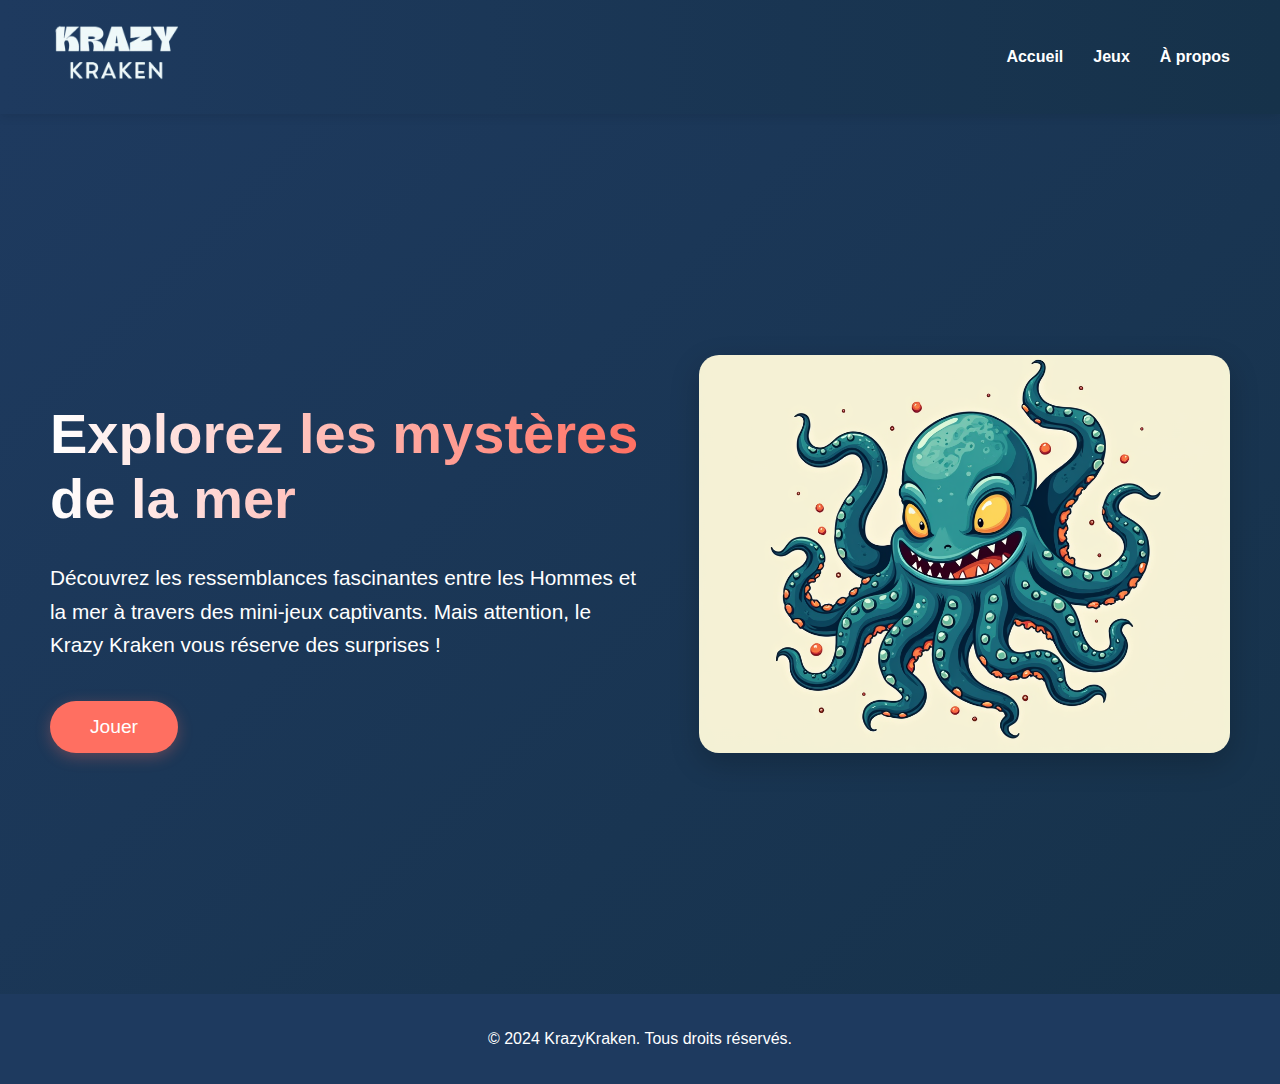
<file: index.html>
<!DOCTYPE html>
<html lang="fr">
<head>
    <meta charset="UTF-8">
    <meta name="viewport" content="width=device-width, initial-scale=1.0">
    <title>KrazyKraken</title>
    <link rel="stylesheet" href="styles_home.css">
</head>
<body>
    <header>
        <div class="navbar">
            <div class="logo">
                <img src="KKwhite.png" alt="KrazyKraken Logo">
            </div>
            <nav>
                <div class="hamburger" id="hamburger">
                    <span></span>
                    <span></span>
                    <span></span>
                </div>
                <ul class="nav-links" id="nav-links">
                    <li><a href="#intro">Accueil</a></li>
                    <li><a href="#games">Jeux</a></li>
                    <li><a href="#about">À propos</a></li>
                </ul>
            </nav>
        </div>
    </header>
    <main>
        <section id="hero">
            <div class="hero-content">
                <h2>Explorez les mystères de la mer</h2>
                <p>Découvrez les ressemblances fascinantes entre les Hommes et la mer à travers des mini-jeux captivants. Mais attention, le Krazy Kraken vous réserve des surprises !</p>
                <a href="jeu_chinois/jeu_chinois.html">
                    <button id="play-button">Jouer</button>
                </a>
            </div>
            <img src="kraken.png" alt="Image du Kraken" class="hero-image">
        </section>
    </main>
    <footer>
        <p>&copy; 2024 KrazyKraken. Tous droits réservés.</p>
    </footer>
    <script src="script_home.js"></script>
</body>
</html>
</file>
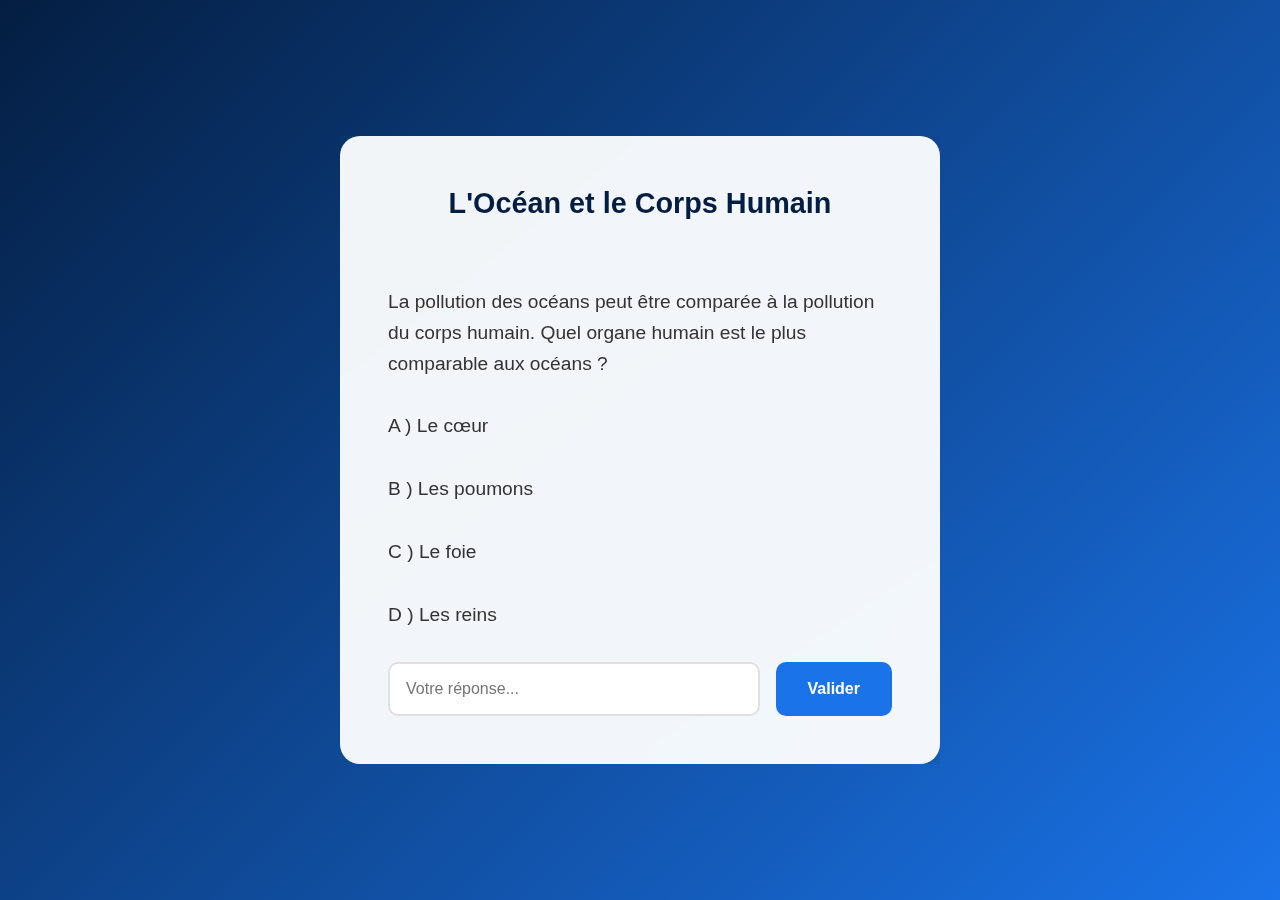
<file: Ecran_retourner/index.html>
<!DOCTYPE html>
<html lang="fr">
<head>
  <meta charset="UTF-8">
  <meta name="viewport" content="width=device-width, initial-scale=1.0">
  <link rel="stylesheet" href="styles.css">
  <title>Texte à l'envers</title>
</head>
<body id="body">
    <div class="container" id="box">
        <div class="wave"></div>
        <div class="content">
            <h1>L'Océan et le Corps Humain</h1>
            <div class="question-card">
                <p>La pollution des océans peut être comparée à la pollution du corps humain. Quel organe humain est le plus comparable aux océans ?</p>
                <p>A ) Le cœur</p>
                <p>B ) Les poumons</p>
                <p>C ) Le foie</p>
                <p>D ) Les reins</p>
                <div class="input-group">
                    <input type="text" id="user-input" placeholder="Votre réponse...">
                    <button id="validate-button">
                        <span>Valider</span>
                        <div class="ripple"></div>
                    </button>
                </div>
            </div>
        </div>
    </div>
    <script src="script.js"></script>
</body>
</html>
</file>
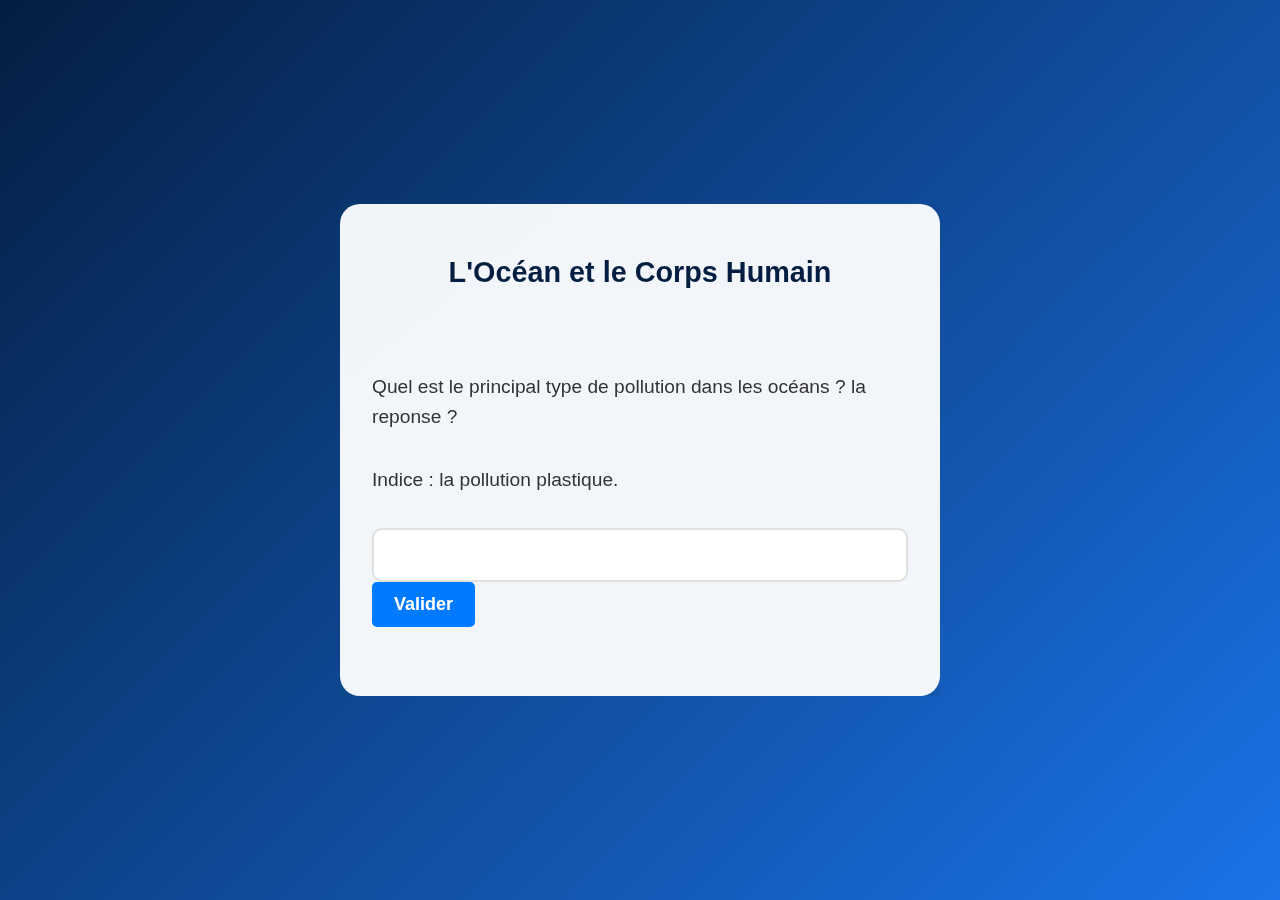
<file: jeu_bouton/index.html>
<!DOCTYPE html>
<html lang="en">
<head>
  <meta charset="UTF-8">
  <meta name="viewport" content="width=device-width, initial-scale=1.0">
  <title>Bouton qui bouge dans un cadre</title>
  <style>
    :root {
    --primary: #1a73e8;
    --secondary: #041e42;
    --accent: #00b4d8;
    }

    body {
        margin: 0;
        font-family: 'Segoe UI', sans-serif;
        background: linear-gradient(135deg, var(--secondary), var(--primary));
        min-height: 100vh;
        display: flex;
        align-items: center;
        justify-content: center;
    }

    .container {
        position: relative;
        width: 90%;
        max-width: 600px;
        max-height: 600px;
        overflow: hidden;
    }

    .wave {
        position: absolute;
        width: 100%;
        height: 100%;
        background: linear-gradient(45deg, var(--accent), transparent);
        opacity: 0.1;
        animation: wave 8s ease-in-out infinite;
    }

    .content {
        background: rgba(255, 255, 255, 0.95);
        border-radius: 20px;
        padding: 2rem;
        box-shadow: 0 10px 30px rgba(0, 0, 0, 0.2);
        backdrop-filter: blur(10px);
    }

    h1 {
        color: var(--secondary);
        text-align: center;
        margin-bottom: 2rem;
        font-size: 1.8rem;
    }

    .question-card {
        padding: 1rem;
    }

    p {
        color: #333;
        font-size: 1.2rem;
        line-height: 1.6;
        margin-bottom: 2rem;
    }

    .input-group {
        display: flex;
        gap: 1rem;
    }

    input {
        flex: 1;
        padding: 1rem;
        border: 2px solid #e0e0e0;
        border-radius: 10px;
        font-size: 1rem;
        transition: all 0.3s ease;
    }

    input:focus {
        outline: none;
        border-color: var(--primary);
        box-shadow: 0 0 0 3px rgba(26, 115, 232, 0.2);
    }
        

    .chiant {
      position: absolute;
      padding: 10px 20px;
      font-size: 18px;
      cursor: pointer;
      border: 2px solid #007bff;
      background-color: #007bff;
      color: white;
      border-radius: 5px;
      transition: transform 0.3s ease, background-color 0.3s ease;
    }

    button {
    padding: 1rem 2rem;
    background: var(--primary);
    color: white;
    border: none;
    border-radius: 10px;
    cursor: pointer;
    font-size: 1rem;
    font-weight: 600;
    transition: transform 0.2s;
    position: relative;
    overflow: hidden;
}

    button:hover {
      background-color: #0056b3;
    }

    @keyframes wave {
    0%, 100% { transform: translateY(-50%) rotate(0deg); }
    50% { transform: translateY(-30%) rotate(20deg); }
    }

    .modal {
        position: fixed;
        top: 50%;
        left: 50%;
        transform: translate(-50%, -50%) scale(0.8);
        background: white;
        padding: 2rem;
        border-radius: 15px;
        box-shadow: 0 25px 50px -12px rgba(0, 0, 0, 0.25);
        opacity: 0;
        visibility: hidden;
        transition: all 0.3s ease;
    }

    .modal.show {
        opacity: 1;
        visibility: visible;
        transform: translate(-50%, -50%) scale(1);
    }
  </style>
</head>
<body>
  <div class="container">
    <div class="wave"></div>
      <div class="content">
        <h1>L'Océan et le Corps Humain</h1>
        <div class="question-card"></div>
          <p>Quel est le principal type de pollution dans les océans ? la reponse ?</p>
          <p>Indice :  la pollution plastique.</p>
          <div class="input-group">
            <input type="text">
          </div>
          <button id="movingButton" class="chiant">Valider</button>
          <p style="visibility: hidden;">Caché</p>
        </div>
      </div>
  </div>

  <script>
    const button = document.getElementById('movingButton');
    const container = document.querySelector('.container');
    let moveEnabled = true; // Variable pour savoir si le mouvement est activé
  
    // Fonction pour déplacer le bouton
    const moveButton = () => {
      // Obtenir les dimensions du cadre
      const containerRect = container.getBoundingClientRect();
  
      // Dimensions du bouton
      const buttonWidth = button.offsetWidth;
      const buttonHeight = button.offsetHeight;
  
      // Calcul des positions aléatoires en s'assurant que le bouton reste dans le cadre
      const x = Math.random() * (containerRect.width - buttonWidth);
      const y = Math.random() * (containerRect.height - buttonHeight);
  
      // Appliquer les nouvelles positions
      button.style.left = `${x}px`;
      button.style.top = `${y}px`;
    };
  
    // Écouter l'événement de survol pour déplacer le bouton
    button.addEventListener('mouseover', () => {
      if (moveEnabled) {
        moveButton();
      }
    });
  
    document.getElementById('movingButton').addEventListener('click', function() {
      showCustomModal("BRAVO !! Tu as reussi à appuyer sur le bouton !", "En effet, le plastique est le principal type de pollution dans les océans, représentant environ 80 % des déchets marins. Ces déchets incluent des bouteilles, des sacs, des filets de pêche abandonnés, et des microplastiques issus de la dégradation de produits en plastique plus grands. Ils ont un impact dévastateur sur la faune et la flore marines, perturbant les écosystèmes et entrant dans la chaîne alimentaire.");
    });
  
    // Ajouter un timer qui arrête le mouvement du bouton après 10 secondes
    setTimeout(() => {
      moveEnabled = false; // Désactiver le mouvement du bouton
      // Fixer la position actuelle du bouton
      button.style.position = 'absolute'; // Assurez-vous que la position est bien "absolute"
    }, 20000); 

    function showCustomModal(title, message) {
    const modal = document.createElement('div');
    modal.className = 'modal';
    modal.innerHTML = `
        <h2 style="color: var(--primary); margin-bottom: 1rem;">${title}</h2>
        <p style="font-size: 1.2rem; margin-bottom: 1.5rem;">${message}</p>
        <a href="../Ecran_retourner/index.html">
          <button style="width: 100%; padding: 0.8rem;">
              Suivant
          </button>
        </a>
    `;
    
    document.body.appendChild(modal);
    setTimeout(() => modal.classList.add('show'), 10);
    
    modal.querySelector('button').addEventListener('click', () => {
        modal.classList.remove('show');
        setTimeout(() => modal.remove(), 300);
    });
}
  </script>
</body>
</html>
</file>
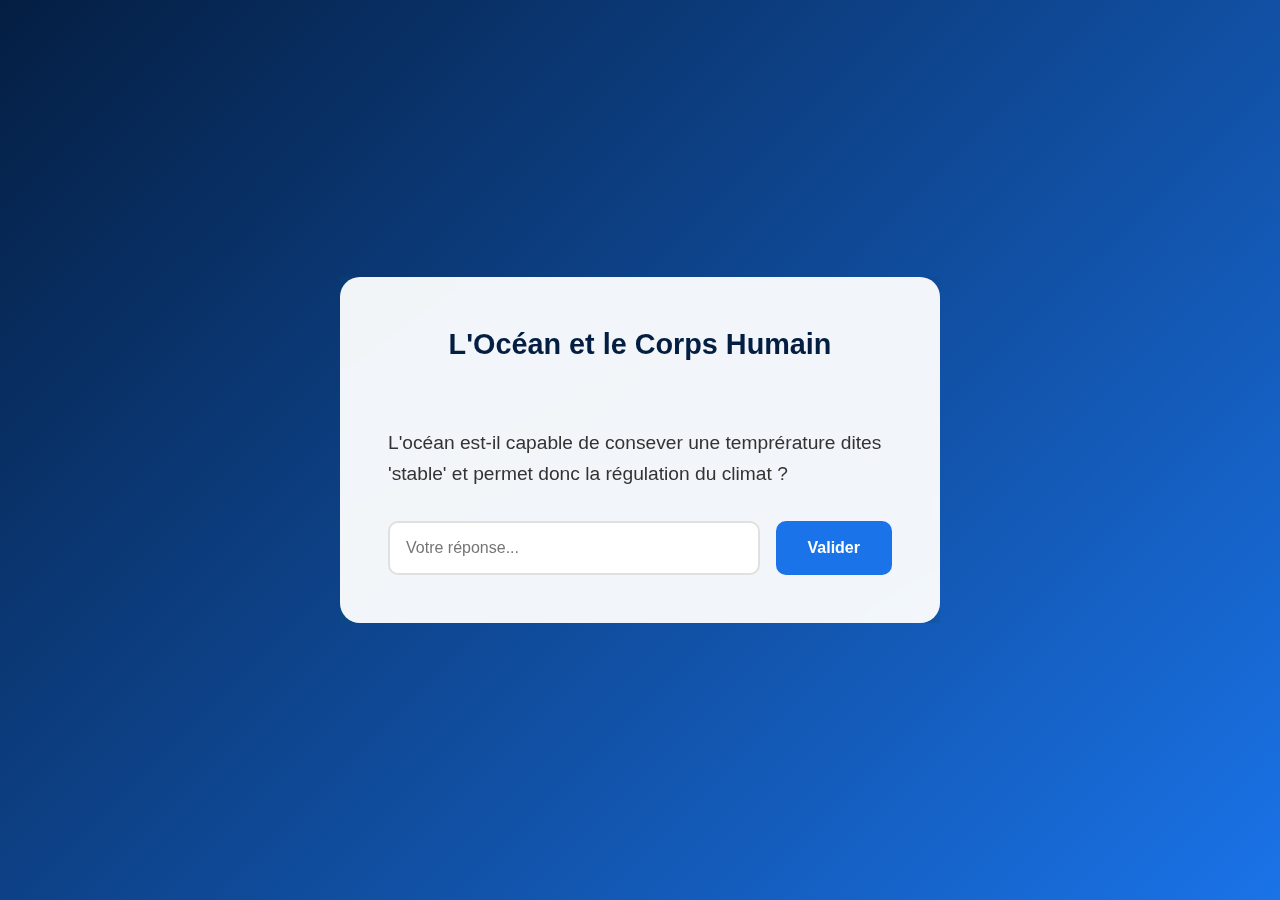
<file: JeuGif/index.html>
<!DOCTYPE html>
<html lang="fr">
<head>
    <meta charset="UTF-8">
    <meta name="viewport" content="width=device-width, initial-scale=1.0">
    <title>L'Océan et le Corps Humain</title>
    <link rel="stylesheet" href="styles.css">
</head>
<body>
    <div class="container">
        <div class="wave"></div>
        <div class="content">
            <h1>L'Océan et le Corps Humain</h1>
            <div class="question-card">
                <p>L'océan est-il capable de consever une temprérature dites 'stable' et permet donc la régulation du climat ?</p>
                <div class="input-group">
                    <input type="text" id="user-input" placeholder="Votre réponse...">
                    <button id="validate-button">
                        <span>Valider</span>
                        <div class="ripple"></div>
                    </button>
                </div>
            </div>
            <div id="message">
                <img src="LoserFortnite.gif" alt="Loser Fortnite">
                <h3 style="color:red">Mais tu es sérieux ? Tu ne connais même pas la réponse ?</h1>
                <h4>La bonne réponse était OUI bien évidemment. La machine climatique fonctionne grâce à l'énergie solaire et l'océan en est le principal récepteur : il absorbe près de 60 % du rayonnement solaire qui entre dans le système climatique</h2>
                <button><a href="./index2.html" style="text-decoration: none; color: white;">Prochaine Question</a></button>
            </div>
        </div>
    </div>
    <script src="script.js"></script>
</body>
</html>
</file>
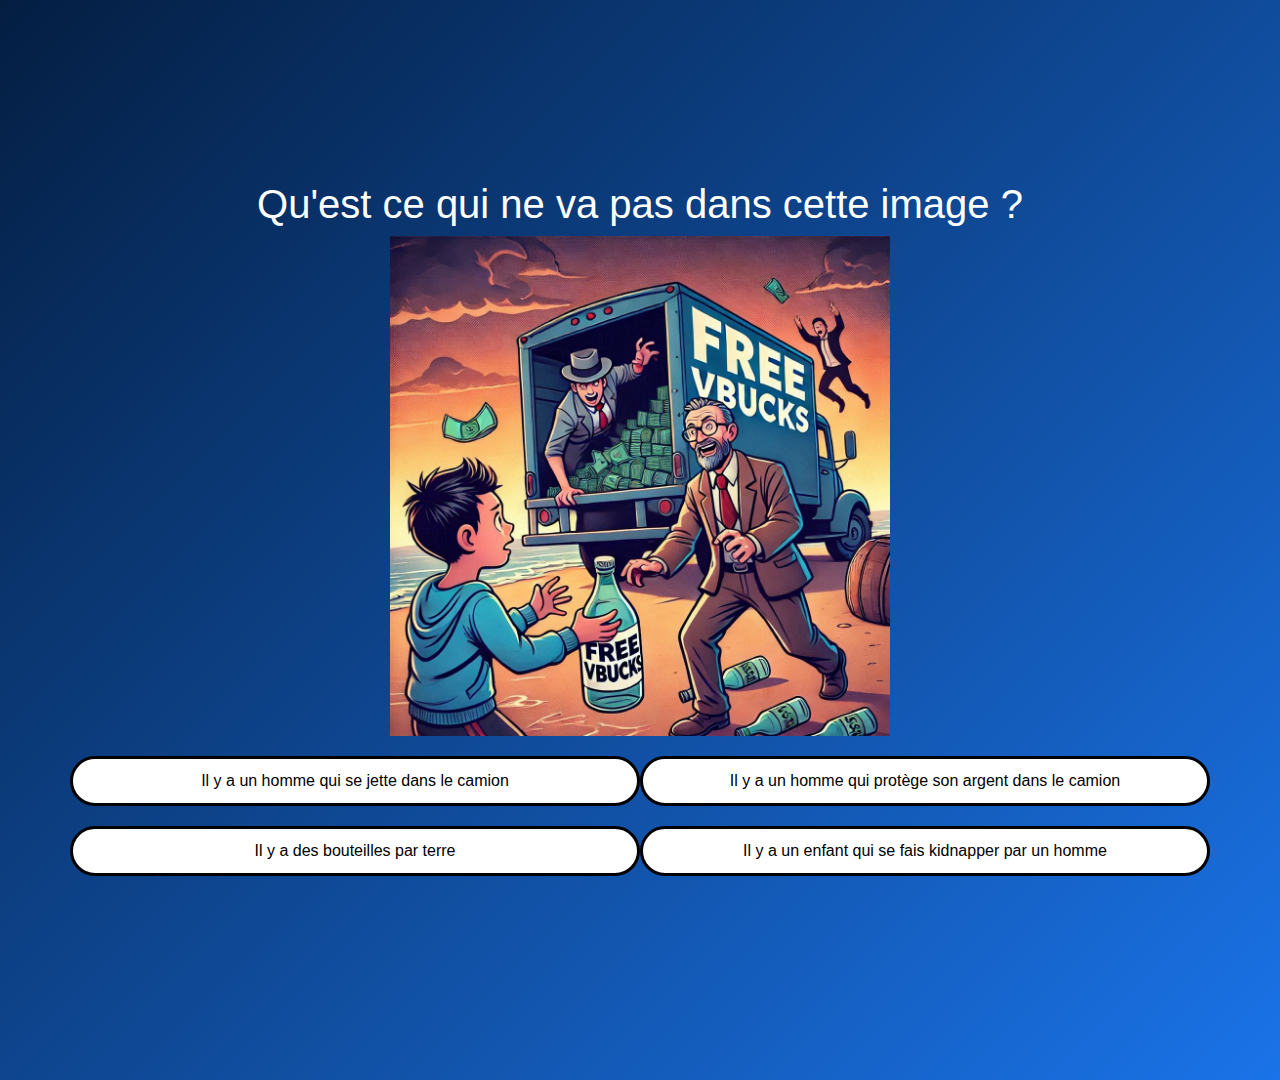
<file: JeuImage/index.html>
<!DOCTYPE html>
<html lang="fr">
<head>
    <meta charset="UTF-8">
    <meta name="viewport" content="width=device-width, initial-scale=1.0">
    <title></title>
    <link href="https://cdn.jsdelivr.net/npm/bootstrap@5.3.3/dist/css/bootstrap.min.css" rel="stylesheet" integrity="sha384-QWTKZyjpPEjISv5WaRU9OFeRpok6YctnYmDr5pNlyT2bRjXh0JMhjY6hW+ALEwIH" crossorigin="anonymous">
    <style>
        :root {
            --primary: #1a73e8;
            --secondary: #041e42;
            --accent: #00b4d8;
        }

        body {
            margin: 0;
            font-family: 'Segoe UI', sans-serif;
            background: linear-gradient(135deg, var(--secondary), var(--primary));
            min-height: 100vh;
            align-items: center;
            justify-content: center;
        }
        /* Styles pour l'alerte (masquée au départ) */
        .alert {
            display: none; /* L'alerte est masquée par défaut */
            position: fixed;
            top: 50%;
            left: 50%;
            transform: translate(-50%, -50%); /* Centrer l'alerte */
            width: 60%; /* Largeur de l'alerte */
            max-width: 500px; /* Limite de la largeur */
            padding: 20px;
            background-color: #f44336;
            color: white;
            font-size: 24px; /* Plus gros texte */
            text-align: center;
            border-radius: 10px;
            box-shadow: 0 4px 8px rgba(0, 0, 0, 0.3);
            z-index: 1000;
        }

        .alertVrai {
            display: none; /* L'alerte est masquée par défaut */
            position: fixed;
            top: 50%;
            left: 50%;
            transform: translate(-50%, -50%); /* Centrer l'alerte */
            width: 60%; /* Largeur de l'alerte */
            max-width: 500px; /* Limite de la largeur */
            padding: 20px;
            background-color: #09ff00;
            color: rgb(0, 0, 0);
            font-size: 24px; /* Plus gros texte */
            text-align: center;
            border-radius: 10px;
            box-shadow: 0 4px 8px rgba(0, 0, 0, 0.3);
            z-index: 1000;
        }

        /* Styles pour l'arrière-plan semi-transparent */
        .overlay {
            display: none; /* Masquer l'overlay au départ */
            position: fixed;
            top: 0;
            left: 0;
            width: 100%;
            height: 100%;
            background-color: rgba(0, 0, 0, 0.5);
            z-index: 999;
        }

        /* Style du bouton pour déclencher l'alerte */
        .trigger-btn {
            padding: 10px 20px;
            background-color: #ffffff;
            color: rgb(0, 0, 0);
            border: none;
            font-size: 16px;
            cursor: pointer;
            border-radius: 5px;
        }

        #reponse1, #reponse2, #reponse3, #reponse4
        {
            margin-top: 20px;
            border: solid;
            border-radius: 30px;
            border-color: black;
        }

        h1 
        {
            color: white;
        }
    </style>
</head>
<body>
    
    <div style="text-align: center; margin-top: 20vh;">
        <h1>Qu'est ce qui ne va pas dans cette image ?</h1>
        <img src="image.png" alt="enfant qui se fait kidnapper" height="500">

    <!-- Bouton pour afficher l'alerte -->
     <div class="container" style="display: flex; flex-wrap: nowrap; flex-direction: column;">
        <div class="row">
            <button class="col-6 trigger-btn" id="reponse1" onclick="showAlert()">Il y a un homme qui se jette dans le camion</button>
            <button class="col-6 trigger-btn" id="reponse1" onclick="showAlert()">Il y a un homme qui protège son argent dans le camion</button>
            <button class="col-6 trigger-btn" id="reponse1" onclick="showAlertVrai()">Il y a des bouteilles par terre</button>
            <button class="col-6 trigger-btn" id="reponse1" onclick="showAlert()">Il y a un enfant qui se fais kidnapper par un homme</button>
        </div>
    </div>

    <!-- Overlay (fond semi-transparent) -->
    <div class="overlay" id="overlay"></div>

    <!-- Alerte -->
    <div class="alert" id="alert">
        <p>Mais n'importe quoi réfléchis un peu !!</p>
    </div>

    <div class="alertVrai" id="alertVrai">
        <p>Bah oui, cela paraît évident que ce qui ne va pas sur l'image, ce sont les bouteilles en verre jetées dans le sable, qui finiront par être emportées dans l'océan et le polluer !!</p>
        <button style="color:blue;"><a href="../JeuGif/index.html">Jeu Suivant</a></button>
    </div>

    <script>
        // Fonction pour afficher l'alerte
        function showAlert() {
            document.getElementById('alert').style.display = 'block'; // Afficher l'alerte
            document.getElementById('overlay').style.display = 'block'; // Afficher l'overlay
        }

        function showAlertVrai() {
            document.getElementById('alertVrai').style.display = 'block'; // Afficher l'alerte
            document.getElementById('overlay').style.display = 'block'; // Afficher l'overlay
        }

        // Fonction pour fermer l'alerte
        function closeAlert() {
            document.getElementById('alert').style.display = 'none'; // Masquer l'alerte
            document.getElementById('overlay').style.display = 'none'; // Masquer l'overlay
        }

        function closeAlertVrai() {
            document.getElementById('alertVrai').style.display = 'none'; // Masquer l'alerte
            document.getElementById('overlay').style.display = 'none'; // Masquer l'overlay
        }

        // Fermer l'alerte lorsqu'on clique sur l'overlay
        document.getElementById('overlay').addEventListener('click', closeAlert);
        document.getElementById('overlay').addEventListener('click', closeAlertVrai);
    </script>
<script src="https://cdn.jsdelivr.net/npm/bootstrap@5.3.3/dist/js/bootstrap.bundle.min.js" integrity="sha384-YvpcrYf0tY3lHB60NNkmXc5s9fDVZLESaAA55NDzOxhy9GkcIdslK1eN7N6jIeHz" crossorigin="anonymous"></script>
</body>
</html>
</file>
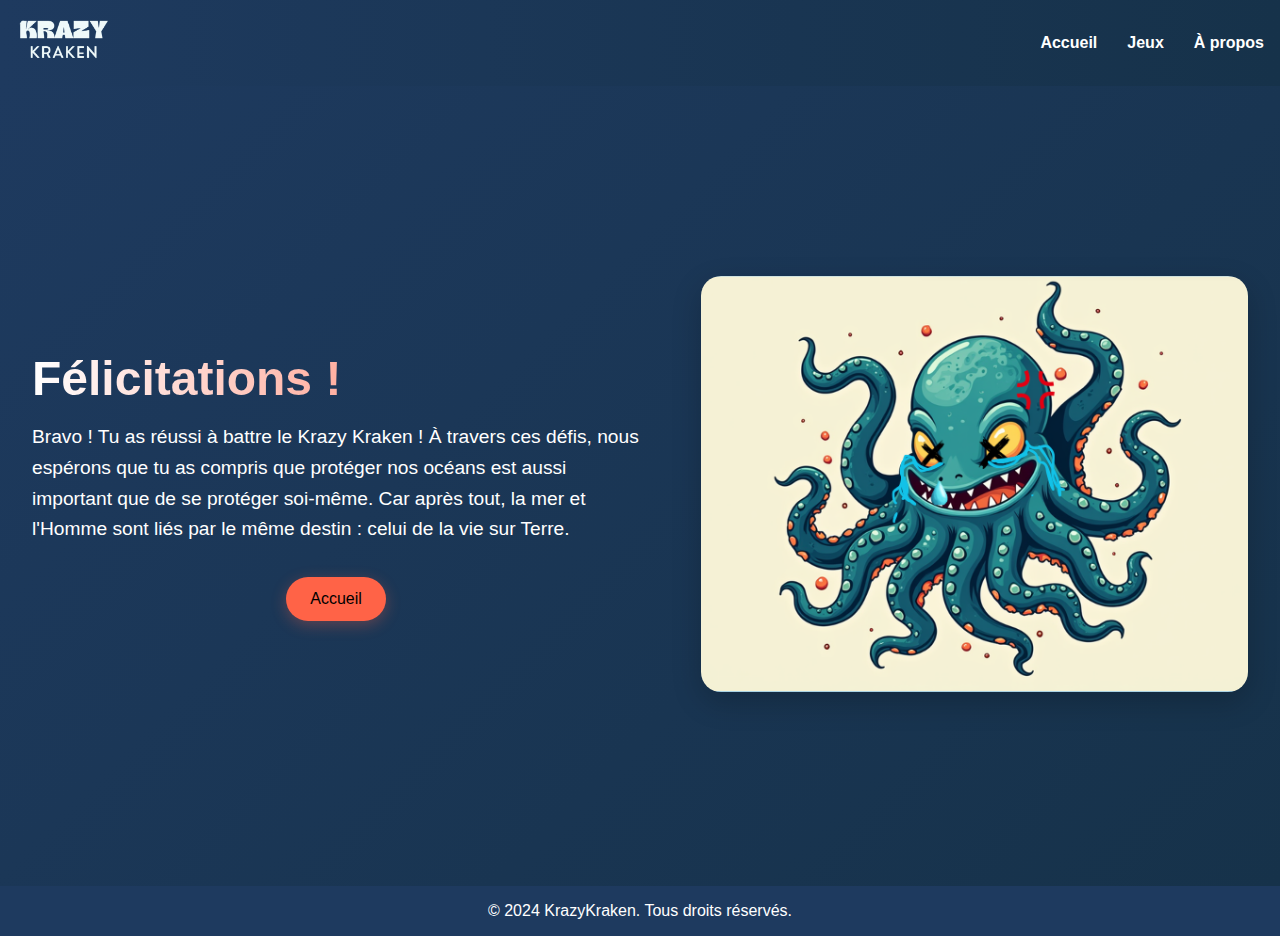
<file: EndGame/endgame.html>
<!DOCTYPE html>
<html lang="fr">
<head>
    <meta charset="UTF-8">
    <meta name="viewport" content="width=device-width, initial-scale=1.0">
    <title>KrazyKraken - Félicitations</title>
    <link rel="stylesheet" href="style_endgame.css">
</head>
<body>
    <header>
        <div class="navbar">
            <div class="logo">
                <img src="KKwhite.png" alt="KrazyKraken Logo">
            </div>
            <nav>
                <div class="hamburger" id="hamburger">
                    <span></span>
                    <span></span>
                    <span></span>
                </div>
                <ul class="nav-links" id="nav-links">
                    <li><a href="../index.html">Accueil</a></li>
                    <li><a href="#games">Jeux</a></li>
                    <li><a href="#about">À propos</a></li>
                </ul>
            </nav>
        </div>
    </header>
    <main>
        <section id="victory">
            <div class="victory-content">
                <h2>Félicitations !</h2>
                <p class="victory-text">Bravo ! Tu as réussi à battre le Krazy Kraken ! À travers ces défis, nous espérons que tu as compris que protéger nos océans est aussi important que de se protéger soi-même. Car après tout, la mer et l'Homme sont liés par le même destin : celui de la vie sur Terre.</p>
                <div class="button-container">
                    <button id="home-button"><a href="../index.html" style="text-decoration: none; color: black;">Accueil</a></button>
                </div>
            </div>
            <div class="kraken-container">
                <img src="krakenenerve.png" alt="Kraken énervé" class="kraken-image">
            </div>
        </section>
    </main>
    <footer>
        <p>&copy; 2024 KrazyKraken. Tous droits réservés.</p>
    </footer>
    <script src="script_endgame.js"></script>
</body>
</html>
</file>
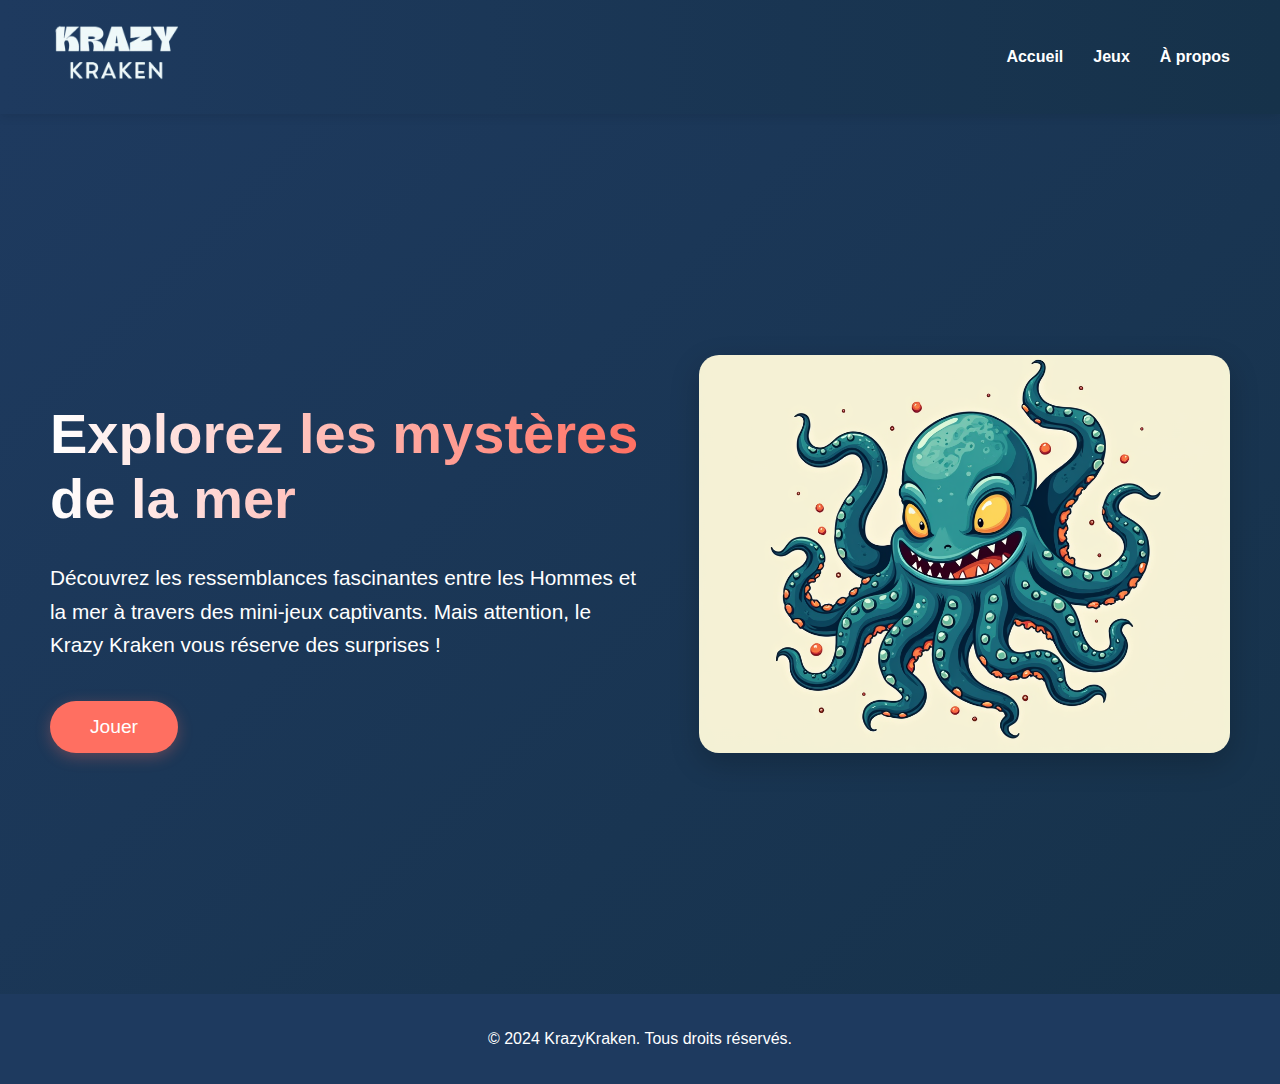
<file: Home/home.html>
<!DOCTYPE html>
<html lang="fr">
<head>
    <meta charset="UTF-8">
    <meta name="viewport" content="width=device-width, initial-scale=1.0">
    <title>KrazyKraken</title>
    <link rel="stylesheet" href="styles_home.css">
</head>
<body>
    <header>
        <div class="navbar">
            <div class="logo">
                <img src="KKwhite.png" alt="KrazyKraken Logo">
            </div>
            <nav>
                <div class="hamburger" id="hamburger">
                    <span></span>
                    <span></span>
                    <span></span>
                </div>
                <ul class="nav-links" id="nav-links">
                    <li><a href="#intro">Accueil</a></li>
                    <li><a href="#games">Jeux</a></li>
                    <li><a href="#about">À propos</a></li>
                </ul>
            </nav>
        </div>
    </header>
    <main>
        <section id="hero">
            <div class="hero-content">
                <h2>Explorez les mystères de la mer</h2>
                <p>Découvrez les ressemblances fascinantes entre les Hommes et la mer à travers des mini-jeux captivants. Mais attention, le Krazy Kraken vous réserve des surprises !</p>
                <a href="../jeu_chinois/jeu_chinois.html">
                    <button id="play-button">Jouer</button>
                </a>
            </div>
            <img src="kraken.png" alt="Image du Kraken" class="hero-image">
        </section>
    </main>
    <footer>
        <p>&copy; 2024 KrazyKraken. Tous droits réservés.</p>
    </footer>
    <script src="script_home.js"></script>
</body>
</html>
</file>
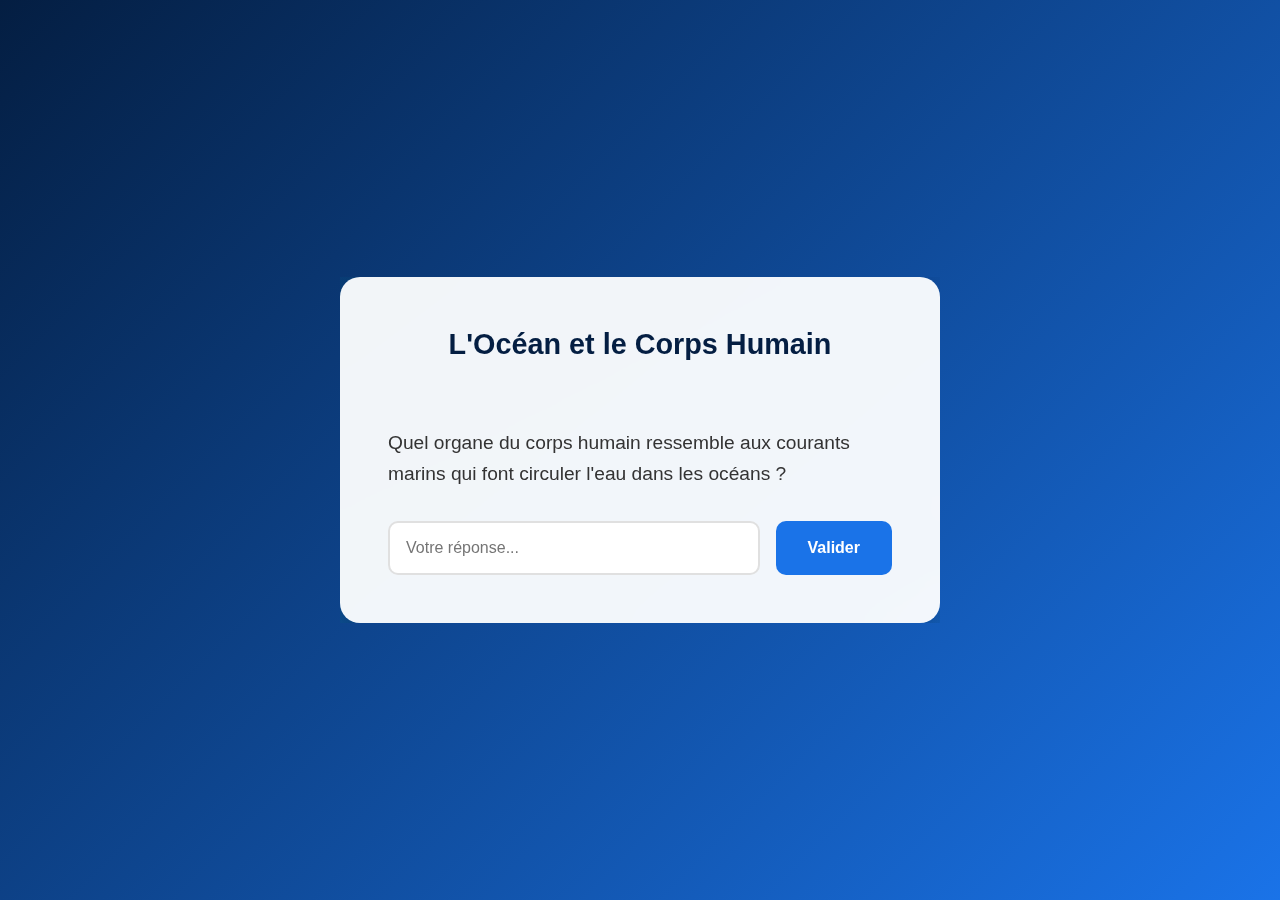
<file: jeu_chinois/jeu_chinois.html>
<!DOCTYPE html>
<html lang="fr">
<head>
    <meta charset="UTF-8">
    <meta name="viewport" content="width=device-width, initial-scale=1.0">
    <title>L'Océan et le Corps Humain</title>
    <link rel="stylesheet" href="styles.css">
</head>
<body>
    <div class="container">
        <div class="wave"></div>
        <div class="content">
            <h1>L'Océan et le Corps Humain</h1>
            <div class="question-card">
                <p>Quel organe du corps humain ressemble aux courants marins qui font circuler l'eau dans les océans ?</p>
                <div class="input-group">
                    <input type="text" id="user-input" placeholder="Votre réponse...">
                    <button id="validate-button">
                        <span>Valider</span>
                        <div class="ripple"></div>
                    </button>
                </div>
            </div>
        </div>
    </div>
    <script src="script.js"></script>
</body>
</html>
</file>
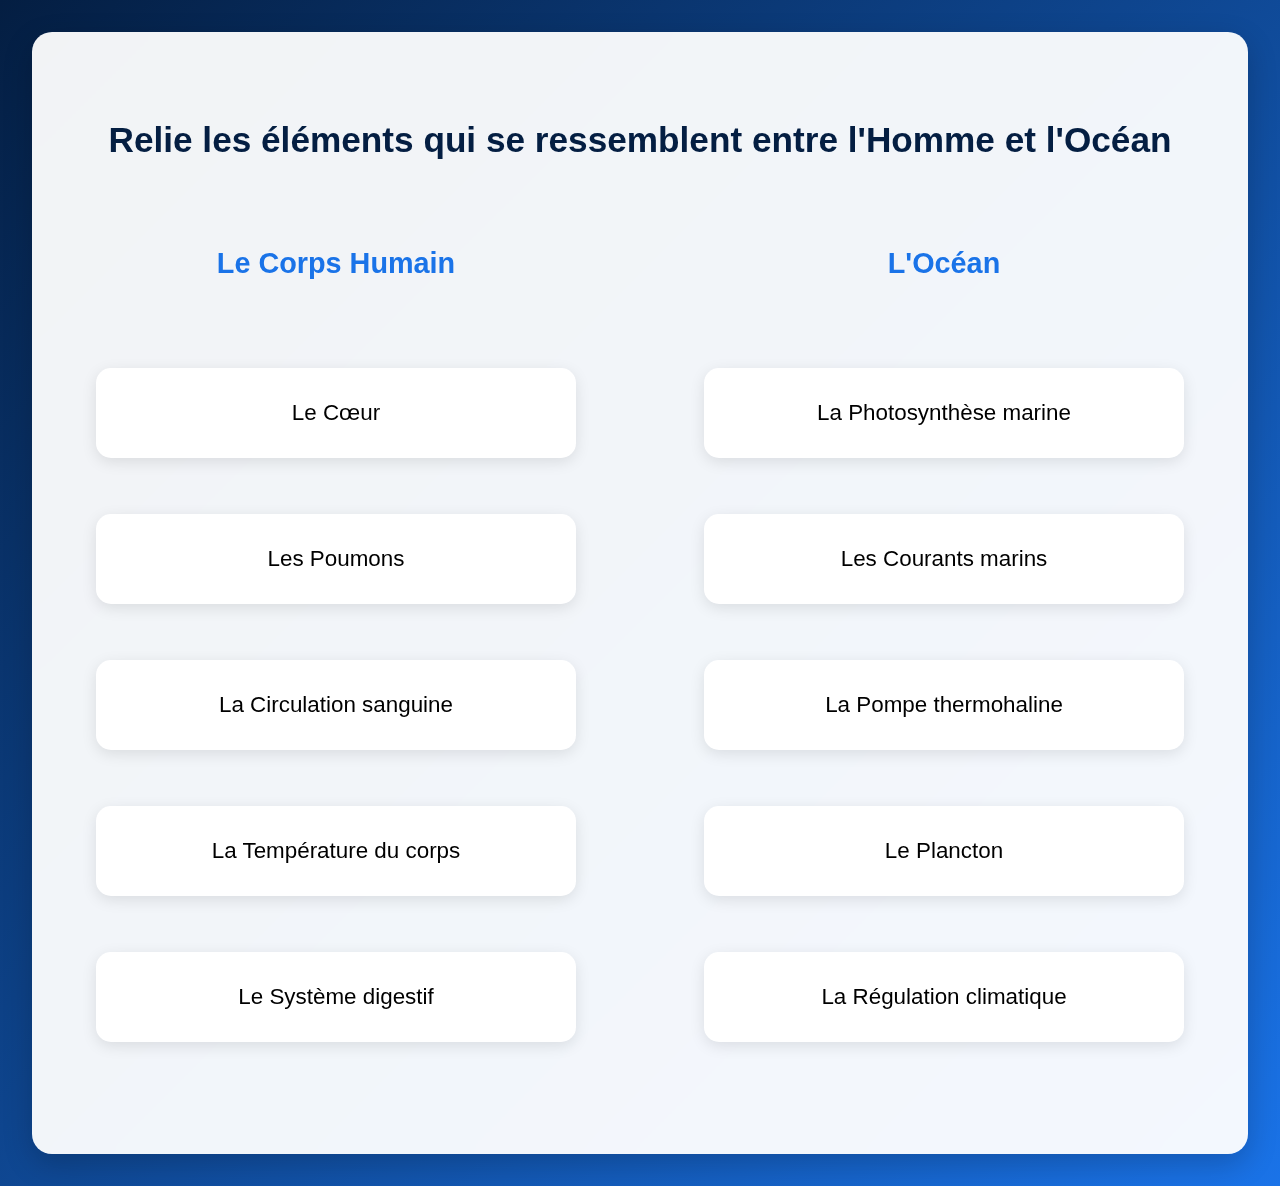
<file: jeu_relier/relier.html>
<!DOCTYPE html>
<html lang="fr">
<head>
    <meta charset="UTF-8">
    <meta name="viewport" content="width=device-width, initial-scale=1.0">
    <title>L'Homme et l'Océan</title>
    <link rel="stylesheet" href="style_arbre.css">
</head>
<body>
    <div class="container">
        <div class="wave"></div>
        <div class="content">
            <h1>Relie les éléments qui se ressemblent entre l'Homme et l'Océan</h1>
            <div class="game-area">
                <div class="column human">
                    <h2>Le Corps Humain</h2>
                    <div class="point" data-id="1">Le Cœur</div>
                    <div class="point" data-id="2">Les Poumons</div>
                    <div class="point" data-id="3">La Circulation sanguine</div>
                    <div class="point" data-id="4">La Température du corps</div>
                    <div class="point" data-id="5">Le Système digestif</div>
                </div>
                <div class="column ocean">
                    <h2>L'Océan</h2>
                    <div class="point" data-id="2">La Photosynthèse marine</div>
                    <div class="point" data-id="3">Les Courants marins</div>
                    <div class="point" data-id="1">La Pompe thermohaline</div>
                    <div class="point" data-id="5">Le Plancton</div>
                    <div class="point" data-id="4">La Régulation climatique</div>
                </div>
            </div>
            <canvas id="connectionCanvas"></canvas>
        </div>
    </div>
    <script src="script_arbre.js"></script>
</body>
</html>
</file>
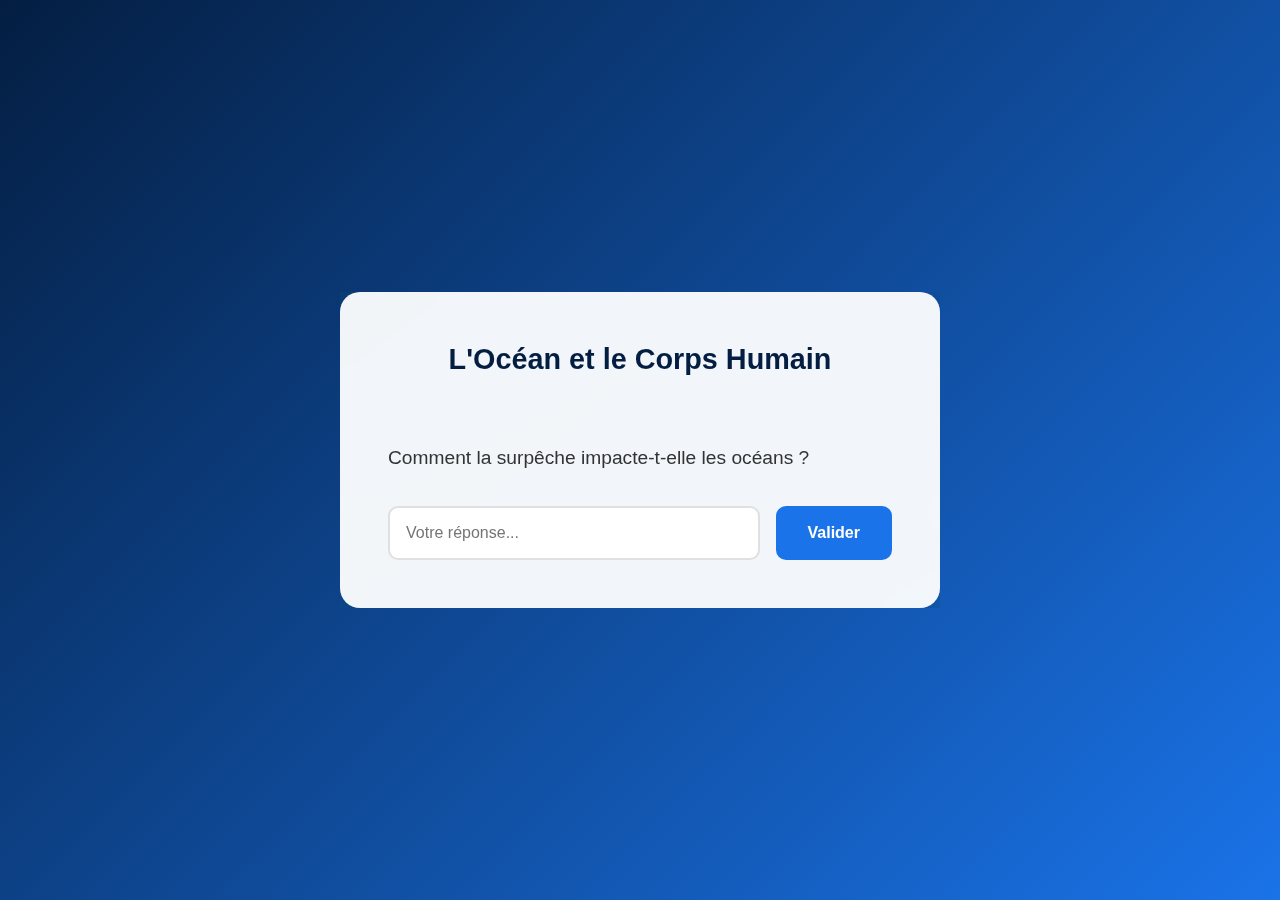
<file: JeuGif/index3.html>
<!DOCTYPE html>
<html lang="fr">
<head>
    <meta charset="UTF-8">
    <meta name="viewport" content="width=device-width, initial-scale=1.0">
    <title>L'Océan et le Corps Humain</title>
    <link rel="stylesheet" href="styles.css">
</head>
<body>
    <div class="container">
        <div class="wave"></div>
        <div class="content">
            <h1>L'Océan et le Corps Humain</h1>
            <div class="question-card">
                <p>Comment la surpêche impacte-t-elle les océans ?</p>
                <div class="input-group">
                    <input type="text" id="user-input" placeholder="Votre réponse...">
                    <button id="validate-button">
                        <span>Valider</span>
                        <div class="ripple"></div>
                    </button>
                </div>
            </div>
            <div id="message">
                <img src="BestFriend.gif" alt="Personne qui souffle" width="300">
                <h3 style="color:red">J'abandonne tu trouves aucunes réponses</h1>
                <h4>La surpêche déstabilise les écosystèmes marins, réduit les populations de poissons et perturbe les chaînes alimentaires. Cela peut également entraîner l'effondrement de certaines espèces et menacer la biodiversité marine.</h2>
                <button><a href="../EndGame/endgame.html" style="text-decoration: none; color: white;">Fin des jeux</a></button>
            </div>
        </div>
    </div>
    <script src="script.js"></script>
</body>
</html>
</file>
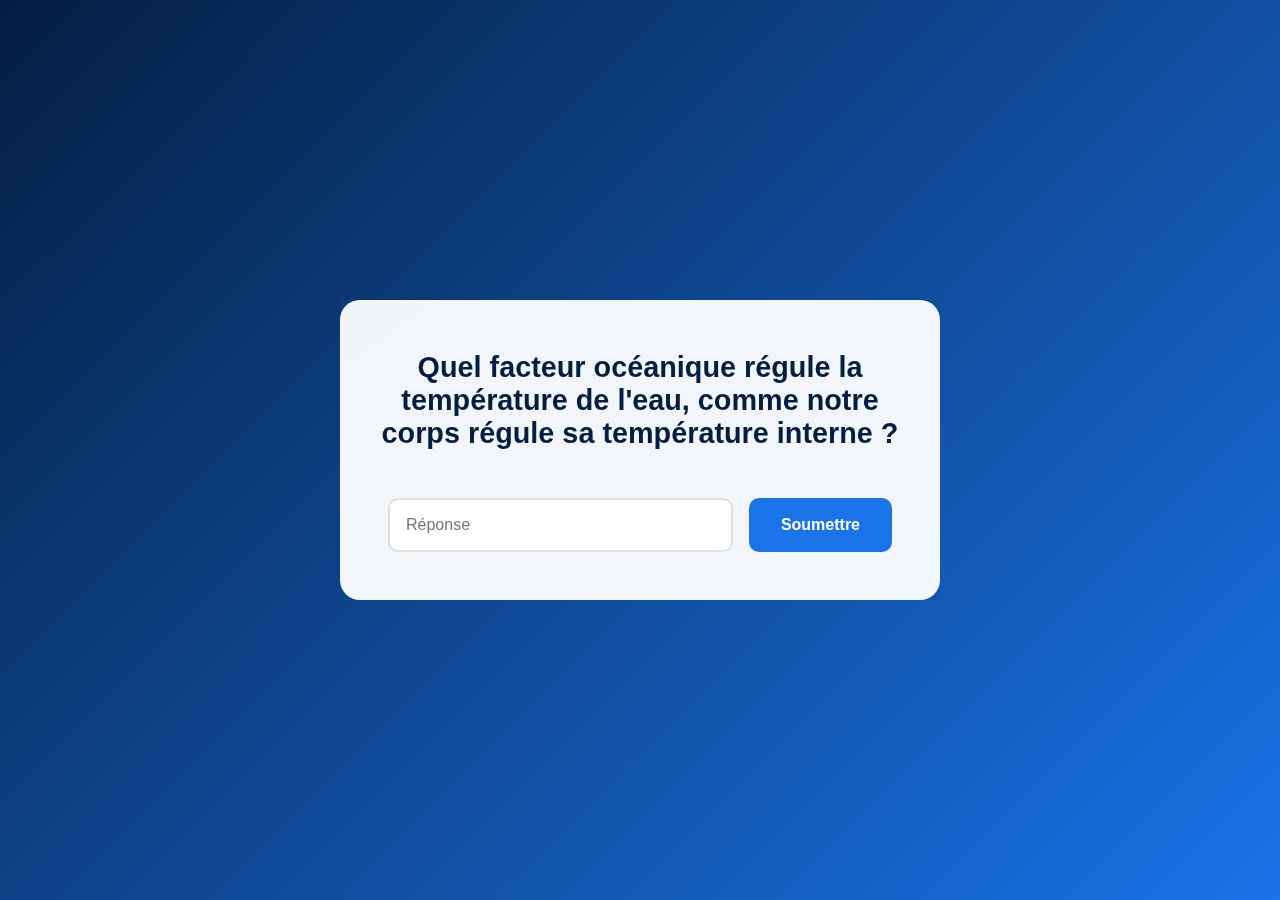
<file: popup/popup.html>
<!DOCTYPE html>
<html lang="fr">
<head>
    <meta charset="UTF-8">
    <meta name="viewport" content="width=device-width, initial-scale=1.0">
    <title>Mini Jeux Rapides</title>
    <link rel="stylesheet" href="styles.css">
</head>
<body>
    <div class="container">
        <div class="wave"></div>
        <div class="content">
            <h1>Quel facteur océanique régule la température de l'eau, comme notre corps régule sa température interne ?</h1>
            <form id="myForm">
                <div class="question-card">
                    <div class="input-group">
                        <input type="text" id="answerField" placeholder="Réponse" required>
                        <button type="submit">Soumettre</button>
                    </div>
                </div>
            </form>
        </div>
    </div>

    <!-- Modal -->
    <div class="modal" id="modal">
        <div class="modal-content">
            <p id="modalMessage">Message de la modal</p>
            <span class="close">&times;</span>
        </div>
    </div>
    <div class="modal" id="modalGagne">
        <div class="modal-content">
            <h1 id="modalTitre">🎉 Bravo ! En effet les courants marins jouent un rôle essentiel dans la régulation de la température de l'eau</h1>
            <p id="modalMessage">Tout comme notre corps maintient une température interne stable. En déplaçant les eaux chaudes des régions équatoriales vers les pôles et les eaux froides des pôles vers l'équateur, les courants marins équilibrent la température globale des océans. Ce processus, appelé circulation thermohaline, permet de redistribuer la chaleur à travers les océans, régulant ainsi les variations de température. De la même manière que notre corps utilise des mécanismes comme la transpiration ou la frissons pour maintenir une température constante, les courants marins assurent une température équilibrée, favorisant ainsi un environnement marin stable et propice à la vie.</p>
            <a href="../rebus/rebus.html"><button>Jeu suivant</button></a>
        </div>
    </div>

    <script src="popup.js"></script>
</body>
</html>
</file>
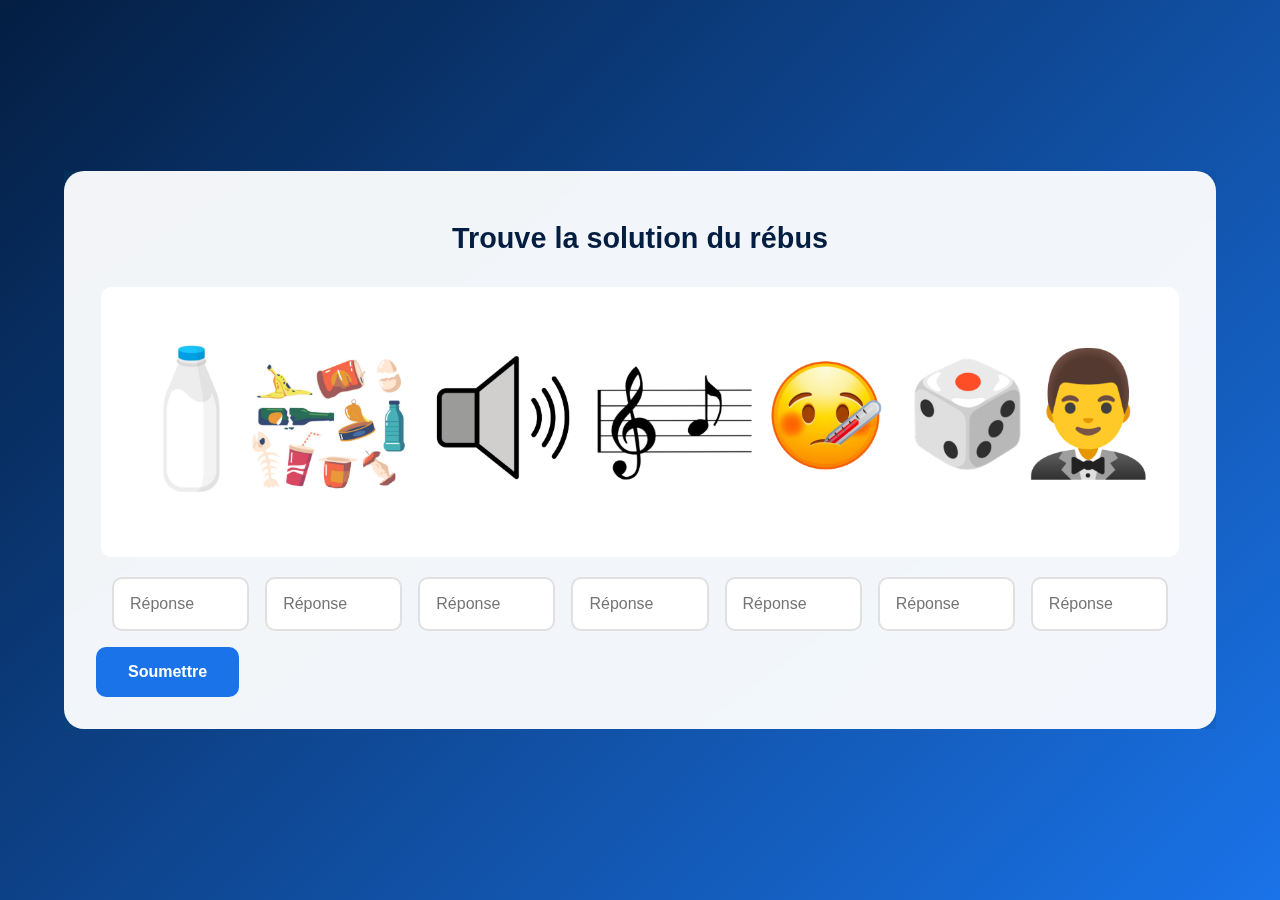
<file: rebus/rebus.html>
<!DOCTYPE html>
<html lang="fr">
<head>
    <meta charset="UTF-8">
    <meta name="viewport" content="width=device-width, initial-scale=1.0">
    <title>Mini Jeux Rapides</title>
    <link rel="stylesheet" href="styles.css">
</head>
<body>
    <div class="container">
        <div class="wave"></div>
        <div class="content">
            <h1>Trouve la solution du rébus</h1>
            <div class="div-image">
                <img src="rebus.png" />
            </div>
            <form id="myForm">
                <div class="question-card">
                    <div class="input-group">
                        <input type="text" id="les" placeholder="Réponse" required>
                        <input type="text" id="dechets" placeholder="Réponse" required>
                        <input type="text" id="sont" placeholder="Réponse" required>
                        <input type="text" id="la" placeholder="Réponse" required>
                        <input type="text" id="maladie" placeholder="Réponse" required>
                        <input type="text" id="des" placeholder="Réponse" required>
                        <input type="text" id="hommes" placeholder="Réponse" required>
                    </div>
                </div>
                <div class="input-group">
                    <button type="submit">Soumettre</button>
                </div>
            </form>
        </div>
    </div>
    <div class="modal" id="modalGagne">
        <div class="modal-content">
            <h1 id="modalTitre">🎉 Bravo ! La pollution dans les océans agit bien de manière similaire aux maladies et infections dans le corps humain</h1>
            <p id="modalMessage">Tout comme les virus et bactéries peuvent perturber les fonctions corporelles, les polluants marins, tels que les plastiques, les produits chimiques et les métaux lourds, altèrent la santé des écosystèmes marins. Ces contaminants peuvent endommager la faune et la flore, perturbant les équilibres naturels. De même que notre système immunitaire lutte contre les infections pour maintenir la santé, les océans disposent de mécanismes de régulation, mais ceux-ci peuvent être submergés par des niveaux excessifs de pollution. Si cette contamination persiste, elle affaiblit les océans, tout comme une maladie chronique affaiblit un organisme humain, rendant l'ensemble de l'écosystème plus vulnérable.</p>
            <a href="../jeu_bouton/index.html"><button>Jeu suivant</button></a>
        </div>
    </div>

    <script src="rebus.js"></script>
</body>
</html>
</file>
<file: styles_home.css>
body {
    font-family: 'Arial', sans-serif;
    margin: 0;
    padding: 0;
    background-color: #f4f4f9;
    color: #333;
}

.navbar {
    display: flex;
    justify-content: space-between;
    align-items: center;
    padding: 20px 50px;
    background: linear-gradient(to right, #1e3a5f, #16324a);
    color: white;
    box-shadow: 0 2px 10px rgba(0,0,0,0.1);
    position: relative;
}

.logo img {
    height: 70px;
    width: auto;
    object-fit: contain;
}

.hamburger {
    display: none;
    flex-direction: column;
    cursor: pointer;
    z-index: 100;
}

.hamburger span {
    height: 3px;
    width: 25px;
    background-color: white;
    margin: 4px 0;
    transition: 0.3s;
}

.nav-links {
    display: flex;
    list-style: none;
    gap: 30px;
    margin: 0;
    padding: 0;
}

.nav-links a {
    text-decoration: none;
    color: white;
    font-weight: bold;
    transition: color 0.3s;
}

.nav-links a:hover {
    color: #ff6f61;
}

#hero {
    display: flex;
    align-items: center;
    justify-content: space-between;
    padding: 80px 50px;
    background: linear-gradient(135deg, #1e3a5f, #16324a);
    color: white;
    min-height: 80vh;
}

.hero-content {
    max-width: 50%;
    animation: fadeIn 1s ease-in;
}

.hero-content h2 {
    font-size: 3.5em;
    margin-bottom: 30px;
    background: linear-gradient(to right, #fff, #ff6f61);
    -webkit-background-clip: text;
    -webkit-text-fill-color: transparent;
}

.hero-content p {
    font-size: 1.3em;
    line-height: 1.6;
    margin-bottom: 40px;
}

.hero-content button {
    background-color: #ff6f61;
    color: white;
    border: none;
    padding: 15px 40px;
    font-size: 1.2em;
    border-radius: 30px;
    cursor: pointer;
    transition: transform 0.3s, background-color 0.3s;
    box-shadow: 0 4px 15px rgba(255,111,97,0.3);
}

.hero-content button:hover {
    background-color: #e65c50;
    transform: translateY(-2px);
}

.hero-image {
    max-width: 45%;
    border-radius: 20px;
    box-shadow: 0 10px 30px rgba(0,0,0,0.2);
    animation: float 6s ease-in-out infinite;
}

@keyframes float {
    0% { transform: translateY(0px); }
    50% { transform: translateY(-20px); }
    100% { transform: translateY(0px); }
}

@keyframes fadeIn {
    from { opacity: 0; transform: translateY(20px); }
    to { opacity: 1; transform: translateY(0); }
}

footer {
    text-align: center;
    padding: 20px;
    background-color: #1e3a5f;
    color: white;
}

@media (max-width: 1024px) {
    #hero {
        flex-direction: column;
        text-align: center;
        padding: 50px 20px;
    }

    .hero-content {
        max-width: 100%;
    }

    .hero-image {
        max-width: 80%;
        margin-top: 20px;
    }
}

@media (max-width: 768px) {
    .navbar {
        padding: 15px;
    }

    .hamburger {
        display: flex;
    }

    .nav-links {
        display: none;
        flex-direction: column;
        position: absolute;
        top: 100%;
        left: 0;
        right: 0;
        background: linear-gradient(to right, #1e3a5f, #16324a);
        padding: 20px;
        text-align: center;
        box-shadow: 0 4px 8px rgba(0,0,0,0.1);
    }

    .nav-links.active {
        display: flex;
    }

    .logo img {
        height: 40px;
    }

    .hero-content h2 {
        font-size: 2.5em;
    }

    .hero-content p {
        font-size: 1.1em;
    }

    .hero-content button {
        padding: 10px 30px;
        font-size: 1em;
    }

    .hero-image {
        max-width: 90%;
    }

    .hamburger.active span:nth-child(1) {
        transform: rotate(45deg) translate(5px, 5px);
    }

    .hamburger.active span:nth-child(2) {
        opacity: 0;
    }

    .hamburger.active span:nth-child(3) {
        transform: rotate(-45deg) translate(5px, -5px);
    }
}

@media (max-width: 480px) {
    .navbar {
        padding: 10px;
    }

    .logo img {
        height: 30px;
    }

    .hero-content h2 {
        font-size: 2em;
    }

    .hero-content p {
        font-size: 1em;
    }

    .hero-content button {
        padding: 8px 20px;
        font-size: 0.9em;
    }

    .hero-image {
        max-width: 100%;
    }
}
</file>
<file: Ecran_retourner/styles.css>
:root {
    --primary: #1a73e8;
    --secondary: #041e42;
    --accent: #00b4d8;
}

body {
    margin: 0;
    font-family: 'Segoe UI', sans-serif;
    background: linear-gradient(135deg, var(--secondary), var(--primary));
    min-height: 100vh;
    display: flex;
    align-items: center;
    justify-content: center;
}

.container {
    position: relative;
    width: 90%;
    max-width: 600px;
    overflow: hidden;
    transform-origin: center;
    /* Initialement, pas de transformation */
}

/* Animation de rotation une seule fois */
.container.rotate {
    animation: rotateOnce 1s ease forwards; /* Rotation une fois */
}

/* Animation infinie de l'oscillation */
.container.wiggle {
    animation: wiggle 2s linear infinite; /* Oscillation infinie */
    transform: rotateX(180deg); /* Le conteneur reste retourné */
}

/* Keyframes pour la rotation */
@keyframes rotateOnce {
    from {
        transform: rotateX(0deg);
    }
    to {
        transform: rotateX(180deg);
    }
}

/* Keyframes pour l'oscillation */
@keyframes wiggle {
    0%, 7% {
        transform: rotateX(180deg) rotateZ(0);
    }
    15% {
        transform: rotateX(180deg) rotateZ(-15deg);
    }
    20% {
        transform: rotateX(180deg) rotateZ(10deg);
    }
    25% {
        transform: rotateX(180deg) rotateZ(-10deg);
    }
    30% {
        transform: rotateX(180deg) rotateZ(6deg);
    }
    35% {
        transform: rotateX(180deg) rotateZ(-4deg);
    }
    40%, 100% {
        transform: rotateX(180deg) rotateZ(0);
    }
}


.wave {
    position: absolute;
    width: 100%;
    height: 100%;
    background: linear-gradient(45deg, var(--accent), transparent);
    opacity: 0.1;
    animation: wave 8s ease-in-out infinite;
}

.content {
    background: rgba(255, 255, 255, 0.95);
    border-radius: 20px;
    padding: 2rem;
    box-shadow: 0 10px 30px rgba(0, 0, 0, 0.2);
    backdrop-filter: blur(10px);
}

h1 {
    color: var(--secondary);
    text-align: center;
    margin-bottom: 2rem;
    font-size: 1.8rem;
}

.question-card {
    padding: 1rem;
}

p {
    color: #333;
    font-size: 1.2rem;
    line-height: 1.6;
    margin-bottom: 2rem;
}

.input-group {
    display: flex;
    gap: 1rem;
}

input {
    flex: 1;
    padding: 1rem;
    border: 2px solid #e0e0e0;
    border-radius: 10px;
    font-size: 1rem;
    transition: all 0.3s ease;
}

input:focus {
    outline: none;
    border-color: var(--primary);
    box-shadow: 0 0 0 3px rgba(26, 115, 232, 0.2);
}

button {
    padding: 1rem 2rem;
    background: var(--primary);
    color: white;
    border: none;
    border-radius: 10px;
    cursor: pointer;
    font-size: 1rem;
    font-weight: 600;
    transition: transform 0.2s;
    position: relative;
    overflow: hidden;
}

button:hover {
    transform: translateY(-2px);
}

@keyframes wave {
    0%, 100% { transform: translateY(-50%) rotate(0deg); }
    50% { transform: translateY(-30%) rotate(20deg); }
}

.modal {
    position: fixed;
    top: 50%;
    left: 50%;
    transform: translate(-50%, -50%) scale(0.8);
    background: white;
    padding: 2rem;
    border-radius: 15px;
    box-shadow: 0 25px 50px -12px rgba(0, 0, 0, 0.25);
    opacity: 0;
    visibility: hidden;
    transition: all 0.3s ease;
}

.modal.show {
    opacity: 1;
    visibility: visible;
    transform: translate(-50%, -50%) scale(1);
}

.rotate {
    transform: rotate(360deg); /* Animation de rotation */
    background-color: lightcoral; /* Change la couleur */
}
</file>
<file: JeuGif/styles.css>
:root {
    --primary: #1a73e8;
    --secondary: #041e42;
    --accent: #00b4d8;
}

body {
    margin: 0;
    font-family: 'Segoe UI', sans-serif;
    background: linear-gradient(135deg, var(--secondary), var(--primary));
    min-height: 100vh;
    display: flex;
    align-items: center;
    justify-content: center;
}

.container {
    position: relative;
    width: 90%;
    max-width: 600px;
    overflow: hidden;
}

.wave {
    position: absolute;
    width: 100%;
    height: 100%;
    background: linear-gradient(45deg, var(--accent), transparent);
    opacity: 0.1;
    animation: wave 8s ease-in-out infinite;
}

.content {
    background: rgba(255, 255, 255, 0.95);
    border-radius: 20px;
    padding: 2rem;
    box-shadow: 0 10px 30px rgba(0, 0, 0, 0.2);
    backdrop-filter: blur(10px);
}

h1 {
    color: var(--secondary);
    text-align: center;
    margin-bottom: 2rem;
    font-size: 1.8rem;
}

.question-card {
    padding: 1rem;
}

p {
    color: #333;
    font-size: 1.2rem;
    line-height: 1.6;
    margin-bottom: 2rem;
}

.input-group {
    display: flex;
    gap: 1rem;
}

input {
    flex: 1;
    padding: 1rem;
    border: 2px solid #e0e0e0;
    border-radius: 10px;
    font-size: 1rem;
    transition: all 0.3s ease;
}

input:focus {
    outline: none;
    border-color: var(--primary);
    box-shadow: 0 0 0 3px rgba(26, 115, 232, 0.2);
}

button {
    padding: 1rem 2rem;
    background: var(--primary);
    color: white;
    border: none;
    border-radius: 10px;
    cursor: pointer;
    font-size: 1rem;
    font-weight: 600;
    transition: transform 0.2s;
    position: relative;
    overflow: hidden;
}

button:hover {
    transform: translateY(-2px);
}

@keyframes wave {
    0%, 100% { transform: translateY(-50%) rotate(0deg); }
    50% { transform: translateY(-30%) rotate(20deg); }
}

.modal {
    position: fixed;
    top: 50%;
    left: 50%;
    transform: translate(-50%, -50%) scale(0.8);
    background: white;
    padding: 2rem;
    border-radius: 15px;
    box-shadow: 0 25px 50px -12px rgba(0, 0, 0, 0.25);
    opacity: 0;
    visibility: hidden;
    transition: all 0.3s ease;
}

.modal.show {
    opacity: 1;
    visibility: visible;
    transform: translate(-50%, -50%) scale(1);
}


/* Style de l'élément à afficher */
#message {
    display: none; /* Masquer le message initialement */
    font-size: 24px;
    color: #4CAF50;
    text-align: center;
    margin-top: 50px;
}
</file>
<file: EndGame/style_endgame.css>
* {
    box-sizing: border-box;
    margin: 0;
    padding: 0;
}

body {
    font-family: 'Arial', sans-serif;
    background-color: #faf7e6; /* Couleur de fond beige clair comme dans l'image */
    color: #333;
}

.navbar {
    display: flex;
    justify-content: space-between;
    align-items: center;
    padding: 1rem;
    background: linear-gradient(to right, #1e3a5f, #16324a); /* Dégradé de bleu-vert foncé du kraken */
    color: white;
    box-shadow: 0 2px 10px rgba(0,0,0,0.1);
}

.logo img {
    height: 50px;
    width: auto;
}

.hamburger {
    display: none;
    flex-direction: column;
    cursor: pointer;
    padding: 10px;
    z-index: 100;
}

.hamburger span {
    display: block;
    width: 30px;
    height: 3px;
    margin: 4px 0;
    background: #ff6347; /* Couleur corail des points sur le kraken */
    border-radius: 3px;
    transition: all 0.3s ease-in-out;
}

.nav-links {
    display: flex;
    list-style: none;
    gap: 30px;
}

.nav-links a {
    text-decoration: none;
    color: white;
    font-weight: bold;
    transition: color 0.3s;
}

.nav-links a:hover {
    color: #ff6347; /* Couleur corail au survol */
}

#victory {
    display: flex;
    align-items: center;
    justify-content: space-between;
    padding: 2rem;
    background: linear-gradient(135deg, #1e3a5f, #16324a); /* Dégradé de bleu-vert foncé du kraken */
    color: white;
    min-height: calc(100vh - 100px);
}

.victory-content {
    max-width: 50%;
    animation: fadeIn 1s ease-in;
}

.victory-content h2 {
    font-size: 3em;
    margin-bottom: 1rem;
    background: linear-gradient(to right, #fff, #ff6347); /* Dégradé blanc vers corail */
    -webkit-background-clip: text;
    -webkit-text-fill-color: transparent;
    animation: pulse 2s infinite;
}

.victory-text {
    font-size: 1.2em;
    line-height: 1.6;
    margin-bottom: 2rem;
}

.button-container {
    display: flex;
    justify-content: center;
    gap: 1rem;
}

#restart-button, #home-button {
    background-color: #ff6347; /* Couleur corail des points sur le kraken */
    color: white;
    border: none;
    padding: 0.8rem 1.5rem;
    font-size: 1em;
    border-radius: 30px;
    cursor: pointer;
    transition: transform 0.3s, background-color 0.3s;
    box-shadow: 0 4px 15px rgba(255,99,71,0.3);
}

#restart-button:hover, #home-button:hover {
    background-color: #ff4500; /* Version plus foncée du corail au survol */
    transform: translateY(-2px);
}

.kraken-container {
    max-width: 45%;
    animation: shake 4s infinite;
}

.kraken-image {
    max-width: 100%;
    height: auto;
    border-radius: 20px;
    box-shadow: 0 10px 30px rgba(0,0,0,0.2);
}

footer {
    text-align: center;
    padding: 1rem;
    background-color: #1e3a5f; /* Bleu-vert foncé du kraken */
    color: white;
}

/* Les animations et media queries restent inchangées */

@keyframes shake {
    0%, 100% { transform: rotate(-3deg); }
    50% { transform: rotate(3deg); }
}

@keyframes pulse {
    0% { transform: scale(1); }
    50% { transform: scale(1.05); }
    100% { transform: scale(1); }
}

@keyframes fadeIn {
    from { opacity: 0; transform: translateY(20px); }
    to { opacity: 1; transform: translateY(0); }
}

@keyframes slideDown {
    from {
        opacity: 0;
        transform: translateY(-10px);
    }
    to {
        opacity: 1;
        transform: translateY(0);
    }
}

@media (max-width: 1024px) {
    #victory {
        flex-direction: column;
        text-align: center;
    }

    .victory-content, .kraken-container {
        max-width: 100%;
    }

    .kraken-container {
        margin-top: 2rem;
    }
}

@media (max-width: 768px) {
    .hamburger {
        display: flex;
    }

    .nav-links {
        display: none;
        position: absolute;
        top: 70px;
        left: 0;
        right: 0;
        background: linear-gradient(135deg, #1e3a5f, #16324a);
        padding: 20px;
        flex-direction: column;
        gap: 15px;
        box-shadow: 0 4px 15px rgba(0,0,0,0.2);
        animation: slideDown 0.3s ease-in-out;
    }

    .nav-links.active {
        display: flex;
    }

    .nav-links li {
        margin: 1rem 0;
    }

    .hamburger.active span:nth-child(1) {
        transform: translateY(7px) rotate(45deg);
    }

    .hamburger.active span:nth-child(2) {
        opacity: 0;
        transform: translateX(-20px);
    }

    .hamburger.active span:nth-child(3) {
        transform: translateY(-7px) rotate(-45deg);
    }

    .victory-content h2 {
        font-size: 2.5em;
    }

    .victory-text {
        font-size: 1em;
    }
}

@media (max-width: 480px) {
    .victory-content h2 {
        font-size: 2em;
    }

    .button-container {
        flex-direction: column;
    }

    #restart-button, #home-button {
        width: 100%;
        margin-bottom: 0.5rem;
    }
}
</file>
<file: Home/styles_home.css>
body {
    font-family: 'Arial', sans-serif;
    margin: 0;
    padding: 0;
    background-color: #f4f4f9;
    color: #333;
}

.navbar {
    display: flex;
    justify-content: space-between;
    align-items: center;
    padding: 20px 50px;
    background: linear-gradient(to right, #1e3a5f, #16324a);
    color: white;
    box-shadow: 0 2px 10px rgba(0,0,0,0.1);
    position: relative;
}

.logo img {
    height: 70px;
    width: auto;
    object-fit: contain;
}

.hamburger {
    display: none;
    flex-direction: column;
    cursor: pointer;
    z-index: 100;
}

.hamburger span {
    height: 3px;
    width: 25px;
    background-color: white;
    margin: 4px 0;
    transition: 0.3s;
}

.nav-links {
    display: flex;
    list-style: none;
    gap: 30px;
    margin: 0;
    padding: 0;
}

.nav-links a {
    text-decoration: none;
    color: white;
    font-weight: bold;
    transition: color 0.3s;
}

.nav-links a:hover {
    color: #ff6f61;
}

#hero {
    display: flex;
    align-items: center;
    justify-content: space-between;
    padding: 80px 50px;
    background: linear-gradient(135deg, #1e3a5f, #16324a);
    color: white;
    min-height: 80vh;
}

.hero-content {
    max-width: 50%;
    animation: fadeIn 1s ease-in;
}

.hero-content h2 {
    font-size: 3.5em;
    margin-bottom: 30px;
    background: linear-gradient(to right, #fff, #ff6f61);
    -webkit-background-clip: text;
    -webkit-text-fill-color: transparent;
}

.hero-content p {
    font-size: 1.3em;
    line-height: 1.6;
    margin-bottom: 40px;
}

.hero-content button {
    background-color: #ff6f61;
    color: white;
    border: none;
    padding: 15px 40px;
    font-size: 1.2em;
    border-radius: 30px;
    cursor: pointer;
    transition: transform 0.3s, background-color 0.3s;
    box-shadow: 0 4px 15px rgba(255,111,97,0.3);
}

.hero-content button:hover {
    background-color: #e65c50;
    transform: translateY(-2px);
}

.hero-image {
    max-width: 45%;
    border-radius: 20px;
    box-shadow: 0 10px 30px rgba(0,0,0,0.2);
    animation: float 6s ease-in-out infinite;
}

@keyframes float {
    0% { transform: translateY(0px); }
    50% { transform: translateY(-20px); }
    100% { transform: translateY(0px); }
}

@keyframes fadeIn {
    from { opacity: 0; transform: translateY(20px); }
    to { opacity: 1; transform: translateY(0); }
}

footer {
    text-align: center;
    padding: 20px;
    background-color: #1e3a5f;
    color: white;
}

@media (max-width: 1024px) {
    #hero {
        flex-direction: column;
        text-align: center;
        padding: 50px 20px;
    }

    .hero-content {
        max-width: 100%;
    }

    .hero-image {
        max-width: 80%;
        margin-top: 20px;
    }
}

@media (max-width: 768px) {
    .navbar {
        padding: 15px;
    }

    .hamburger {
        display: flex;
    }

    .nav-links {
        display: none;
        flex-direction: column;
        position: absolute;
        top: 100%;
        left: 0;
        right: 0;
        background: linear-gradient(to right, #1e3a5f, #16324a);
        padding: 20px;
        text-align: center;
        box-shadow: 0 4px 8px rgba(0,0,0,0.1);
    }

    .nav-links.active {
        display: flex;
    }

    .logo img {
        height: 40px;
    }

    .hero-content h2 {
        font-size: 2.5em;
    }

    .hero-content p {
        font-size: 1.1em;
    }

    .hero-content button {
        padding: 10px 30px;
        font-size: 1em;
    }

    .hero-image {
        max-width: 90%;
    }

    .hamburger.active span:nth-child(1) {
        transform: rotate(45deg) translate(5px, 5px);
    }

    .hamburger.active span:nth-child(2) {
        opacity: 0;
    }

    .hamburger.active span:nth-child(3) {
        transform: rotate(-45deg) translate(5px, -5px);
    }
}

@media (max-width: 480px) {
    .navbar {
        padding: 10px;
    }

    .logo img {
        height: 30px;
    }

    .hero-content h2 {
        font-size: 2em;
    }

    .hero-content p {
        font-size: 1em;
    }

    .hero-content button {
        padding: 8px 20px;
        font-size: 0.9em;
    }

    .hero-image {
        max-width: 100%;
    }
}
</file>
<file: jeu_chinois/styles.css>
:root {
    --primary: #1a73e8;
    --secondary: #041e42;
    --accent: #00b4d8;
}

body {
    margin: 0;
    font-family: 'Segoe UI', sans-serif;
    background: linear-gradient(135deg, var(--secondary), var(--primary));
    min-height: 100vh;
    display: flex;
    align-items: center;
    justify-content: center;
}

.container {
    position: relative;
    width: 90%;
    max-width: 600px;
    overflow: hidden;
}

.wave {
    position: absolute;
    width: 100%;
    height: 100%;
    background: linear-gradient(45deg, var(--accent), transparent);
    opacity: 0.1;
    animation: wave 8s ease-in-out infinite;
}

.content {
    background: rgba(255, 255, 255, 0.95);
    border-radius: 20px;
    padding: 2rem;
    box-shadow: 0 10px 30px rgba(0, 0, 0, 0.2);
    backdrop-filter: blur(10px);
}

h1 {
    color: var(--secondary);
    text-align: center;
    margin-bottom: 2rem;
    font-size: 1.8rem;
}

.question-card {
    padding: 1rem;
}

p {
    color: #333;
    font-size: 1.2rem;
    line-height: 1.6;
    margin-bottom: 2rem;
}

.input-group {
    display: flex;
    gap: 1rem;
}

input {
    flex: 1;
    padding: 1rem;
    border: 2px solid #e0e0e0;
    border-radius: 10px;
    font-size: 1rem;
    transition: all 0.3s ease;
}

input:focus {
    outline: none;
    border-color: var(--primary);
    box-shadow: 0 0 0 3px rgba(26, 115, 232, 0.2);
}

button {
    padding: 1rem 2rem;
    background: var(--primary);
    color: white;
    border: none;
    border-radius: 10px;
    cursor: pointer;
    font-size: 1rem;
    font-weight: 600;
    transition: transform 0.2s;
    position: relative;
    overflow: hidden;
}

button:hover {
    transform: translateY(-2px);
}

@keyframes wave {
    0%, 100% { transform: translateY(-50%) rotate(0deg); }
    50% { transform: translateY(-30%) rotate(20deg); }
}

.modal {
    position: fixed;
    top: 50%;
    left: 50%;
    transform: translate(-50%, -50%) scale(0.8);
    background: white;
    padding: 2rem;
    border-radius: 15px;
    box-shadow: 0 25px 50px -12px rgba(0, 0, 0, 0.25);
    opacity: 0;
    visibility: hidden;
    transition: all 0.3s ease;
}

.modal.show {
    opacity: 1;
    visibility: visible;
    transform: translate(-50%, -50%) scale(1);
}
</file>
<file: jeu_relier/style_arbre.css>
:root {
    --primary: #1a73e8;
    --secondary: #041e42;
    --accent: #00b4d8;
    --light: #e3f2fd;
}

body {
    margin: 0;
    font-family: 'Segoe UI', sans-serif;
    background: linear-gradient(135deg, var(--secondary), var(--primary));
    min-height: 100vh;
    display: flex;
    align-items: center;
    justify-content: center;
    padding: 2rem;
}

.container {
    position: relative;
    width: 100%;
    max-width: 1400px;
}

.content {
    background: rgba(255, 255, 255, 0.95);
    border-radius: 20px;
    padding: 4rem;
    box-shadow: 0 10px 30px rgba(0, 0, 0, 0.2);
    backdrop-filter: blur(10px);
    position: relative;
    min-height: 700px;
}

h1 {
    color: var(--secondary);
    text-align: center;
    margin-bottom: 4rem;
    font-size: 2.2rem;
}

h2 {
    color: var(--primary);
    text-align: center;
    margin-bottom: 2rem;
    font-size: 1.8rem;
}

.game-area {
    display: flex;
    justify-content: space-between;
    margin: 3rem 0;
    position: relative;
    gap: 8rem;
}

.column {
    display: flex;
    flex-direction: column;
    gap: 3.5rem;
    width: 45%;
}

.point {
    background: white;
    padding: 2rem;
    border-radius: 15px;
    box-shadow: 0 4px 15px rgba(0, 0, 0, 0.1);
    cursor: pointer;
    transition: all 0.3s ease;
    text-align: center;
    position: relative;
    z-index: 2;
    font-size: 1.4rem;
}

.point:hover {
    transform: translateY(-2px);
    box-shadow: 0 8px 25px rgba(0, 0, 0, 0.15);
    background: var(--accent);
    color: white;
}

.point.selected {
    background: var(--primary);
    color: white;
    transform: scale(1.05);
    box-shadow: 0 8px 30px rgba(26, 115, 232, 0.3);
}

#connectionCanvas {
    position: absolute;
    top: 0;
    left: 0;
    width: 100%;
    height: 100%;
    z-index: 1;
    pointer-events: none;
}

.modal {
    position: fixed;
    top: 50%;
    left: 50%;
    transform: translate(-50%, -50%) scale(0.8);
    background: white;
    padding: 3rem;
    border-radius: 20px;
    box-shadow: 0 25px 50px -12px rgba(0, 0, 0, 0.25);
    opacity: 0;
    visibility: hidden;
    transition: all 0.3s ease;
    z-index: 1000;
    max-width: 600px;
    width: 90%;
}

.modal.show {
    opacity: 1;
    visibility: visible;
    transform: translate(-50%, -50%) scale(1);
}
</file>
<file: popup/styles.css>
:root {
    --primary: #1a73e8;
    --secondary: #041e42;
    --accent: #00b4d8;
}

body {
    margin: 0;
    font-family: 'Segoe UI', sans-serif;
    background: linear-gradient(135deg, var(--secondary), var(--primary));
    min-height: 100vh;
    display: flex;
    align-items: center;
    justify-content: center;
}


.container {
    position: relative;
    width: 90%;
    max-width: 600px;
    overflow: hidden;
}

.wave {
    position: absolute;
    width: 100%;
    height: 100%;
    background: linear-gradient(45deg, var(--accent), transparent);
    opacity: 0.1;
    animation: wave 8s ease-in-out infinite;
}

.content {
    background: rgba(255, 255, 255, 0.95);
    border-radius: 20px;
    padding: 2rem;
    box-shadow: 0 10px 30px rgba(0, 0, 0, 0.2);
    backdrop-filter: blur(10px);
}

h1 {
    color: var(--secondary);
    text-align: center;
    margin-bottom: 2rem;
    font-size: 1.8rem;
}

.question-card {
    padding: 1rem;
}

p {
    color: #333;
    font-size: 1.2rem;
    line-height: 1.6;
    margin-bottom: 2rem;
}

.input-group {
    display: flex;
    gap: 1rem;
}

input {
    flex: 1;
    padding: 1rem;
    border: 2px solid #e0e0e0;
    border-radius: 10px;
    font-size: 1rem;
    transition: all 0.3s ease;
}

input:focus {
    outline: none;
    border-color: var(--primary);
    box-shadow: 0 0 0 3px rgba(26, 115, 232, 0.2);
}

button {
    padding: 1rem 2rem;
    background: var(--primary);
    color: white;
    border: none;
    border-radius: 10px;
    cursor: pointer;
    font-size: 1rem;
    font-weight: 600;
    transition: transform 0.2s;
    position: relative;
    overflow: hidden;
}

button:hover {
    transform: translateY(-2px);
}

@keyframes wave {
    0%, 100% { transform: translateY(-50%) rotate(0deg); }
    50% { transform: translateY(-30%) rotate(20deg); }
}

.modal {
    position: fixed;
    top: 50%;
    left: 50%;
    transform: translate(-50%, -50%) scale(0.8);
    background: white;
    padding: 2rem;
    border-radius: 15px;
    box-shadow: 0 25px 50px -12px rgba(0, 0, 0, 0.25);
    opacity: 0;
    visibility: hidden;
    transition: all 0.3s ease;
}

.modalGagne {
    position: fixed;
    top: 50%;
    left: 50%;
    transform: translate(-50%, -50%) scale(0.8);
    background: white;
    padding: 2rem;
    border-radius: 15px;
    box-shadow: 0 25px 50px -12px rgba(0, 0, 0, 0.25);
    opacity: 0;
    visibility: hidden;
    transition: all 0.3s ease;
}

.modal.show {
    opacity: 1;
    visibility: visible;
    transform: translate(-50%, -50%) scale(1);
}

.close {
    position: absolute;
    top: 10px;
    right: 10px;
    font-size: 20px;
    font-weight: bold;
    color: #aaa;
    cursor: pointer;
}

.close:hover,
.close:focus {
    color: #000;
    text-decoration: none;
    cursor: pointer;
}
</file>
<file: rebus/styles.css>
:root {
    --primary: #1a73e8;
    --secondary: #041e42;
    --accent: #00b4d8;
}

body {
    margin: 0;
    font-family: 'Segoe UI', sans-serif;
    background: linear-gradient(135deg, var(--secondary), var(--primary));
    min-height: 100vh;
    display: flex;
    align-items: center;
    justify-content: center;
}

.container {
    position: relative;
    width: 90%;
    max-width: 1200px;
    overflow: hidden;
}

.wave {
    position: absolute;
    width: 100%;
    height: 100%;
    background: linear-gradient(45deg, var(--accent), transparent);
    opacity: 0.1;
    animation: wave 8s ease-in-out infinite;
}

.content {
    background: rgba(255, 255, 255, 0.95);
    border-radius: 20px;
    padding: 2rem;
    box-shadow: 0 10px 30px rgba(0, 0, 0, 0.2);
    backdrop-filter: blur(10px);
    
}

h1 {
    color: var(--secondary);
    text-align: center;
    margin-bottom: 2rem;
    font-size: 1.8rem;
}

.question-card {
    padding: 1rem;
}

p {
    color: #333;
    font-size: 1.2rem;
    line-height: 1.6;
    margin-bottom: 2rem;
}

.input-group {
    display: flex;
    gap: 1rem;
}

input {
    flex: 1;
    padding: 1rem;
    border: 2px solid #e0e0e0;
    border-radius: 10px;
    font-size: 1rem;
    transition: all 0.3s ease;
    width: 60px;
}

input:focus {
    outline: none;
    border-color: var(--primary);
    box-shadow: 0 0 0 3px rgba(26, 115, 232, 0.2);
}

img{
    width: auto;
    height: 270px;
    border-radius: 10px;
    text-align: center;
}

.div-image{
    text-align: center;
}

button {
    padding: 1rem 2rem;
    background: var(--primary);
    color: white;
    border: none;
    border-radius: 10px;
    cursor: pointer;
    font-size: 1rem;
    font-weight: 600;
    transition: transform 0.2s;
    position: relative;
    overflow: hidden;
}

button:hover {
    transform: translateY(-2px);
}

@keyframes wave {
    0%, 100% { transform: translateY(-50%) rotate(0deg); }
    50% { transform: translateY(-30%) rotate(20deg); }
}

.modal {
    position: fixed;
    top: 50%;
    left: 50%;
    transform: translate(-50%, -50%) scale(0.8);
    background: white;
    padding: 2rem;
    border-radius: 15px;
    box-shadow: 0 25px 50px -12px rgba(0, 0, 0, 0.25);
    opacity: 0;
    visibility: hidden;
    transition: all 0.3s ease;
}

.modal.show {
    opacity: 1;
    visibility: visible;
    transform: translate(-50%, -50%) scale(1);
}

.close {
    position: absolute;
    top: 10px;
    right: 10px;
    font-size: 20px;
    font-weight: bold;
    color: #aaa;
    cursor: pointer;
}

.close:hover,
.close:focus {
    color: #000;
    text-decoration: none;
    cursor: pointer;
}
</file>
